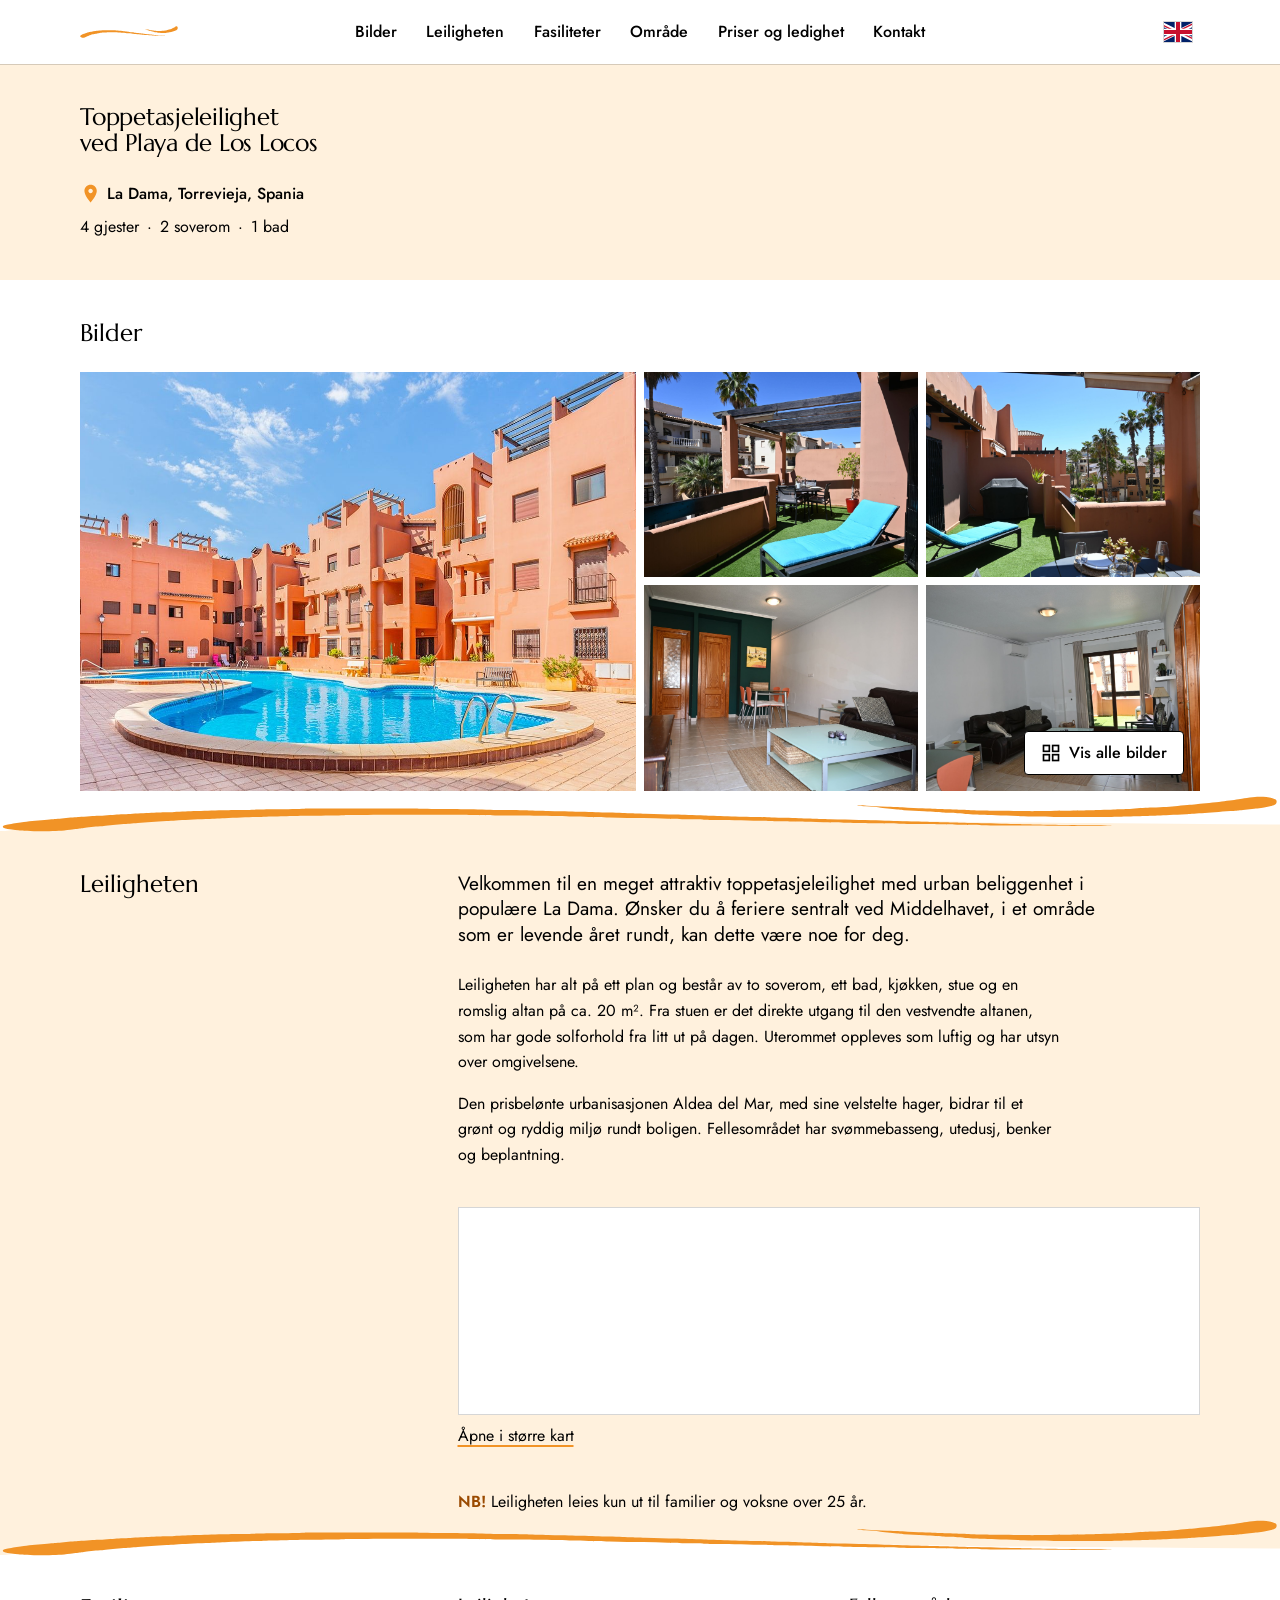
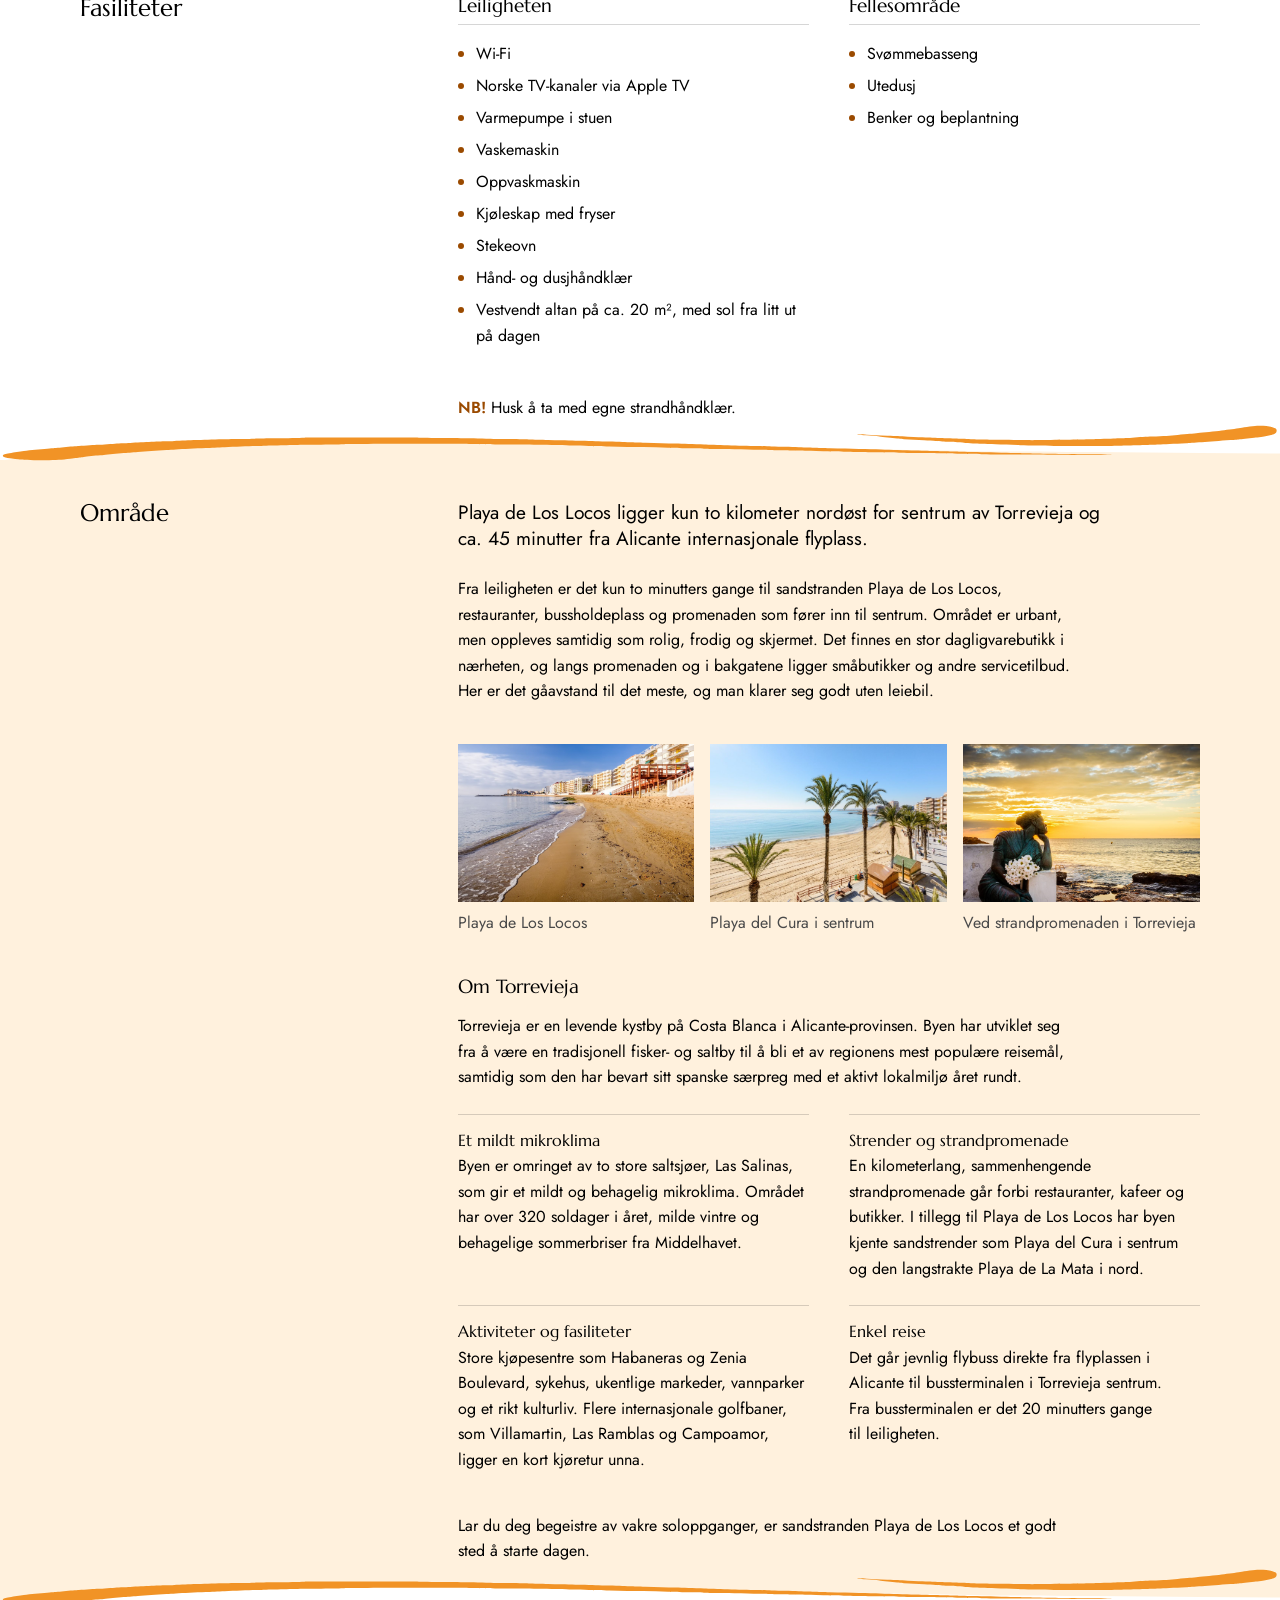
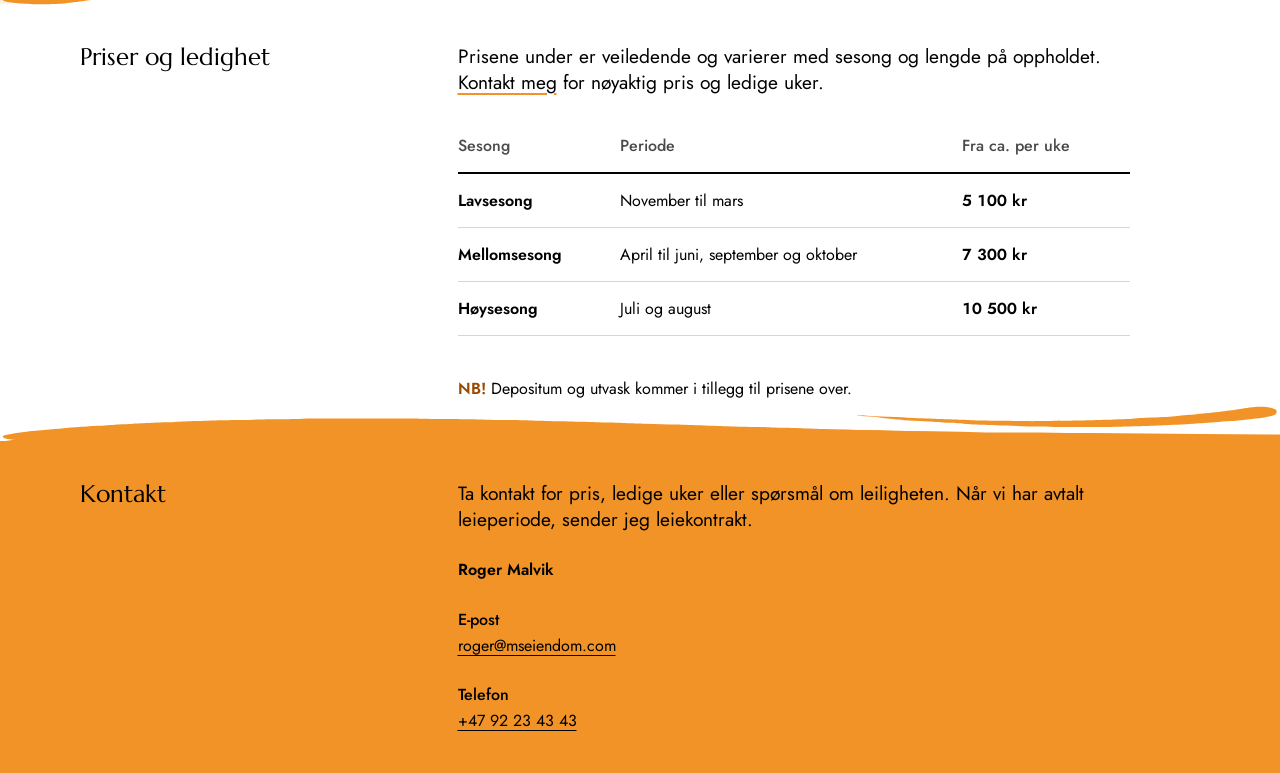
<file: index.html>
<!DOCTYPE html>
<html lang="nb">
<head>
    <meta charset="utf-8">
    <meta name="viewport" content="width=device-width, initial-scale=1">
    <title>Toppetasjeleilighet ved Playa de Los Locos, Torrevieja | mseiendom</title>
    <meta name="description" content="Lys toppetasjeleilighet med to soverom og vestvendt altan, to minutters gange fra Playa de Los Locos i Torrevieja. Felles basseng. Kontakt eieren for pris og ledige uker.">
    <meta name="theme-color" content="#ffffff">

    <!-- TODO: bytt til riktig domene hvis det ikke blir mseiendom.no -->
    <link rel="canonical" href="https://mseiendom.no/">
    <link rel="alternate" hreflang="nb" href="https://mseiendom.no/">
    <link rel="alternate" hreflang="en" href="https://mseiendom.no/en/">
    <link rel="alternate" hreflang="x-default" href="https://mseiendom.no/">

    <!-- Forhåndsvisning når lenken deles på Messenger, Facebook osv. -->
    <meta property="og:type" content="website">
    <meta property="og:locale" content="nb_NO">
    <meta property="og:locale:alternate" content="en_GB">
    <meta property="og:site_name" content="mseiendom">
    <meta property="og:title" content="Toppetasjeleilighet ved Playa de Los Locos, Torrevieja">
    <meta property="og:description" content="To soverom, vestvendt altan og felles basseng. To minutters gange til stranden.">
    <meta property="og:url" content="https://mseiendom.no/">
    <meta property="og:image" content="https://mseiendom.no/images/common-area-pool-and-buildings.jpg">

    <link rel="icon" href="favicon.svg" type="image/svg+xml">
    <link rel="preload" href="fonts/marcellus-latin-400.woff2" as="font" type="font/woff2" crossorigin>
    <link rel="preload" href="fonts/jost-latin-variable.woff2" as="font" type="font/woff2" crossorigin>
    <link rel="stylesheet" href="css/styles.css">
    <script src="js/menu.js" defer></script>
    <script src="js/gallery.js" defer></script>
</head>
<body>
    <a class="skip-link" href="#main">Hopp til hovedinnhold</a>

    <header class="site-header">
        <div class="site-header__inner">
            <a class="site-header__logo" href="#top"><img class="site-header__logo-image" src="images/logo-swoosh.svg" width="480" height="60" alt="Til toppen av siden"></a>

            <nav class="site-nav" aria-label="Hovedmeny">
                <button class="site-nav__toggle" type="button" popovertarget="site-menu" data-js="menu-toggle">
                    <span class="site-nav__burger" aria-hidden="true"></span>
                    <span class="visually-hidden">Meny</span>
                </button>

                <div class="site-nav__menu" id="site-menu" popover data-js="menu">
                    <ul class="site-nav__list">
                        <li><a class="site-nav__link" href="#bilder">Bilder</a></li>
                        <li><a class="site-nav__link" href="#leiligheten">Leiligheten</a></li>
                        <li><a class="site-nav__link" href="#fasiliteter">Fasiliteter</a></li>
                        <li><a class="site-nav__link" href="#omrade">Område</a></li>
                        <li><a class="site-nav__link" href="#priser">Priser og ledighet</a></li>
                        <li><a class="site-nav__link" href="#kontakt">Kontakt</a></li>
                    </ul>
                </div>
            </nav>

            <a class="lang-switch" href="en/" hreflang="en" lang="en" title="English"><img class="lang-switch__flag" src="images/flag-gb.svg" width="28" height="20" alt="English"></a>
        </div>
    </header>

    <main id="main">

        <!-- Intro: kort oversikt øverst, ingen menylenke -->
        <section class="section section--tint intro" id="top" aria-labelledby="intro-title">
            <div class="section__inner">
                <h1 class="intro__title" id="intro-title">Toppetasje&shy;leilighet ved Playa de Los Locos</h1>
                <!-- TODO: legg til gatenavn (uten husnummer) når eieren har bekreftet det -->
                <p class="intro__location">La Dama, Torrevieja, Spania</p>
                <!-- TODO: bekreft antall gjester med eieren (4 er antatt ut fra to dobbeltsenger) -->
                <ul class="intro__facts">
                    <li class="intro__fact">4 gjester</li>
                    <li class="intro__fact">2 soverom</li>
                    <li class="intro__fact">1 bad</li>
                </ul>
            </div>
        </section>

        <!-- Bilder -->
        <section class="section" id="bilder" aria-labelledby="bilder-title">
            <div class="section__inner">
                <h2 class="section__title" id="bilder-title">Bilder</h2>

                <div class="gallery">
                    <ul class="gallery__list">
                        <li class="gallery__item gallery__item--main">
                            <figure class="gallery__figure">
                                <a class="gallery__link" href="images/common-area-pool-and-buildings.jpg" data-js="gallery-link">
                                    <img class="gallery__image" src="images/common-area-pool-and-buildings.jpg" width="1600" height="835" alt="Fellesområdet med svømmebasseng, omgitt av terrakottafargede leilighetsbygg" fetchpriority="high">
                                </a>
                                <figcaption class="gallery__caption">Fellesområdet med basseng</figcaption>
                            </figure>
                        </li>
                        <li class="gallery__item">
                            <figure class="gallery__figure">
                                <a class="gallery__link" href="images/balcony-pergola-sun-lounger-and-table.jpg" data-js="gallery-link">
                                    <img class="gallery__image" src="images/balcony-pergola-sun-lounger-and-table.jpg" width="2000" height="1333" alt="Altanen med pergola, blå solseng og bord med fire stoler, med palmer og nabobygg i bakgrunnen" loading="lazy">
                                </a>
                                <figcaption class="gallery__caption">Altanen</figcaption>
                            </figure>
                        </li>
                        <li class="gallery__item">
                            <figure class="gallery__figure">
                                <a class="gallery__link" href="images/balcony-sun-lounger-and-grill.jpg" data-js="gallery-link">
                                    <img class="gallery__image" src="images/balcony-sun-lounger-and-grill.jpg" width="2000" height="1333" alt="Solseng og grill på altanen, med utsikt over palmer og nabolaget" loading="lazy">
                                </a>
                                <figcaption class="gallery__caption">Altanen</figcaption>
                            </figure>
                        </li>
                        <li class="gallery__item">
                            <figure class="gallery__figure">
                                <a class="gallery__link" href="images/living-room-sofa-and-dining-area.jpg" data-js="gallery-link">
                                    <img class="gallery__image" src="images/living-room-sofa-and-dining-area.jpg" width="2000" height="1333" alt="Stuen med sofa og glassbord, og spisebord ved en mørkegrønn vegg" loading="lazy">
                                </a>
                                <figcaption class="gallery__caption">Stue</figcaption>
                            </figure>
                        </li>
                        <li class="gallery__item">
                            <figure class="gallery__figure">
                                <a class="gallery__link" href="images/living-room-balcony-door.jpg" data-js="gallery-link">
                                    <img class="gallery__image" src="images/living-room-balcony-door.jpg" width="2000" height="1333" alt="Stuen med sofa og glassdør ut til altanen" loading="lazy">
                                </a>
                                <figcaption class="gallery__caption">Stue med utgang til altanen</figcaption>
                            </figure>
                        </li>
                        <li class="gallery__item">
                            <figure class="gallery__figure">
                                <a class="gallery__link" href="images/living-room-tv-and-doors.jpg" data-js="gallery-link">
                                    <img class="gallery__image" src="images/living-room-tv-and-doors.jpg" width="2000" height="1333" alt="Stuen med TV, hyller og to tredører" loading="lazy">
                                </a>
                                <figcaption class="gallery__caption">Stue</figcaption>
                            </figure>
                        </li>
                        <li class="gallery__item">
                            <figure class="gallery__figure">
                                <a class="gallery__link" href="images/dining-area-hallway-1.jpeg" data-js="gallery-link">
                                    <img class="gallery__image" src="images/dining-area-hallway-1.jpeg" width="2000" height="1500" alt="Spisebord med fire stoler ved gangen" loading="lazy">
                                </a>
                                <figcaption class="gallery__caption">Spiseplass</figcaption>
                            </figure>
                        </li>
                        <li class="gallery__item">
                            <figure class="gallery__figure">
                                <a class="gallery__link" href="images/kitchen-sink-and-window.jpg" data-js="gallery-link">
                                    <img class="gallery__image" src="images/kitchen-sink-and-window.jpg" width="2000" height="1333" alt="Kjøkkenet med vask, vindu og vinstativ" loading="lazy">
                                </a>
                                <figcaption class="gallery__caption">Kjøkken</figcaption>
                            </figure>
                        </li>
                        <li class="gallery__item">
                            <figure class="gallery__figure">
                                <a class="gallery__link" href="images/kitchen-fridge-and-washing-machine.jpg" data-js="gallery-link">
                                    <img class="gallery__image" src="images/kitchen-fridge-and-washing-machine.jpg" width="1333" height="2000" alt="Kjøkkenet med kjøleskap og vaskemaskin" loading="lazy">
                                </a>
                                <figcaption class="gallery__caption">Kjøkken</figcaption>
                            </figure>
                        </li>
                        <li class="gallery__item">
                            <figure class="gallery__figure">
                                <a class="gallery__link" href="images/bathroom-sink-and-shower.jpg" data-js="gallery-link">
                                    <img class="gallery__image" src="images/bathroom-sink-and-shower.jpg" width="1333" height="2000" alt="Badet med vask, speil og dusj" loading="lazy">
                                </a>
                                <figcaption class="gallery__caption">Bad</figcaption>
                            </figure>
                        </li>
                        <li class="gallery__item">
                            <figure class="gallery__figure">
                                <a class="gallery__link" href="images/balcony-view-neighborhood-palm-trees.jpg" data-js="gallery-link">
                                    <img class="gallery__image" src="images/balcony-view-neighborhood-palm-trees.jpg" width="2000" height="1333" alt="Utsikt fra altanen over gaten, palmer og nabolaget" loading="lazy">
                                </a>
                                <figcaption class="gallery__caption">Utsikt fra altanen</figcaption>
                            </figure>
                        </li>
                        <li class="gallery__item">
                            <figure class="gallery__figure">
                                <a class="gallery__link" href="images/balcony-view-street-sea-glimpse-full.jpg" data-js="gallery-link">
                                    <img class="gallery__image" src="images/balcony-view-street-sea-glimpse-full.jpg" width="1333" height="2000" alt="Glimt av havet mellom husene, sett fra altanen" loading="lazy">
                                </a>
                                <figcaption class="gallery__caption">Havglimt fra altanen</figcaption>
                            </figure>
                        </li>
                        <li class="gallery__item">
                            <figure class="gallery__figure">
                                <a class="gallery__link" href="images/building-facade-main.jpg" data-js="gallery-link">
                                    <img class="gallery__image" src="images/building-facade-main.jpg" width="1600" height="863" alt="Leilighetsbygget sett fra gaten, med palmer foran" loading="lazy">
                                </a>
                                <figcaption class="gallery__caption">Bygget</figcaption>
                            </figure>
                        </li>
                        <li class="gallery__item">
                            <figure class="gallery__figure">
                                <a class="gallery__link" href="images/common-area-pool.jpg" data-js="gallery-link">
                                    <img class="gallery__image" src="images/common-area-pool.jpg" width="1600" height="902" alt="Svømmebassenget i fellesområdet" loading="lazy">
                                </a>
                                <figcaption class="gallery__caption">Basseng</figcaption>
                            </figure>
                        </li>
                        <li class="gallery__item">
                            <figure class="gallery__figure">
                                <a class="gallery__link" href="images/neighborhood-palm-trees-night.jpg" data-js="gallery-link">
                                    <img class="gallery__image" src="images/neighborhood-palm-trees-night.jpg" width="2000" height="1333" alt="Nabolaget med palmer og gatelys om kvelden" loading="lazy">
                                </a>
                                <figcaption class="gallery__caption">Nabolaget om kvelden</figcaption>
                            </figure>
                        </li>
                    </ul>
                    <button class="gallery__show-all" type="button" data-js="gallery-show-all">
                        <svg aria-hidden="true" focusable="false" width="20" height="20" viewBox="0 0 24 24" fill="none" stroke="currentColor" stroke-width="2"><rect x="3" y="3" width="7" height="7"/><rect x="14" y="3" width="7" height="7"/><rect x="3" y="14" width="7" height="7"/><rect x="14" y="14" width="7" height="7"/></svg>
                        Vis alle bilder
                    </button>
                </div>

                <dialog class="lightbox" data-js="lightbox" aria-label="Bildevisning">
                    <button class="lightbox__button lightbox__button--close" type="button" data-js="lightbox-close">
                        <svg aria-hidden="true" focusable="false" width="24" height="24" viewBox="0 0 24 24" fill="none" stroke="currentColor" stroke-width="2" stroke-linecap="round"><path d="M6 6l12 12M18 6L6 18"/></svg>
                        <span class="visually-hidden">Lukk</span>
                    </button>
                    <button class="lightbox__button lightbox__button--prev" type="button" data-js="lightbox-prev">
                        <svg aria-hidden="true" focusable="false" width="24" height="24" viewBox="0 0 24 24" fill="none" stroke="currentColor" stroke-width="2" stroke-linecap="round" stroke-linejoin="round"><path d="M15 5l-7 7 7 7"/></svg>
                        <span class="visually-hidden">Forrige bilde</span>
                    </button>
                    <figure class="lightbox__figure" data-js="lightbox-figure">
                        <img class="lightbox__image" src="images/common-area-pool-and-buildings.jpg" alt="" loading="lazy" data-js="lightbox-image">
                        <figcaption class="lightbox__caption" aria-live="polite">
                            <span data-js="lightbox-caption"></span>
                            <span class="lightbox__counter" data-js="lightbox-counter"></span>
                        </figcaption>
                    </figure>
                    <button class="lightbox__button lightbox__button--next" type="button" data-js="lightbox-next">
                        <svg aria-hidden="true" focusable="false" width="24" height="24" viewBox="0 0 24 24" fill="none" stroke="currentColor" stroke-width="2" stroke-linecap="round" stroke-linejoin="round"><path d="M9 5l7 7-7 7"/></svg>
                        <span class="visually-hidden">Neste bilde</span>
                    </button>
                    <ul class="lightbox__thumbnails" data-js="lightbox-thumbnails"></ul>
                </dialog>
            </div>
        </section>

        <!-- Leiligheten -->
        <section class="section section--tint" id="leiligheten" aria-labelledby="leiligheten-title">
            <div class="section__inner section__inner--split">
                <h2 class="section__title" id="leiligheten-title">Leiligheten</h2>
                <div class="section__body">
                    <p class="section__lead">Velkommen til en meget attraktiv toppetasjeleilighet med urban beliggenhet i populære La Dama. Ønsker du å feriere sentralt ved Middelhavet, i et område som er levende året rundt, kan dette være noe for deg.</p>
                    <p>Leiligheten har alt på ett plan og består av to soverom, ett bad, kjøkken, stue og en romslig altan på ca. 20 m². Fra stuen er det direkte utgang til den vestvendte altanen, som har gode solforhold fra litt ut på dagen. Uterommet oppleves som luftig og har utsyn over omgivelsene.</p>
                    <p>Den prisbelønte urbanisasjonen Aldea del Mar, med sine velstelte hager, bidrar til et grønt og ryddig miljø rundt boligen. Fellesområdet har svømmebasseng, utedusj, benker og beplantning.</p>

                    <!-- Kartet viser boligkomplekset i La Dama med en nål, ikke den nøyaktige leiligheten. -->
                    <figure class="map">
                        <iframe class="map__frame" src="https://www.openstreetmap.org/export/embed.html?bbox=-0.6662%2C37.9820%2C-0.6502%2C37.9900&amp;layer=mapnik&amp;marker=37.9860%2C-0.6582" title="Kart over La Dama og Playa de Los Locos i Torrevieja, med boligkomplekset markert" width="800" height="200" loading="lazy"></iframe>
                        <figcaption class="map__caption">
                            <a href="https://www.openstreetmap.org/?mlat=37.9860&amp;mlon=-0.6582#map=18/37.9860/-0.6582" target="_blank" rel="noopener">Åpne i større kart<span class="visually-hidden"> (åpnes i ny fane)</span></a>
                        </figcaption>
                    </figure>

                    <p class="note"><strong class="note__label">NB!</strong> Leiligheten leies kun ut til familier og voksne over 25 år.</p>
                </div>
            </div>
        </section>

        <!-- Fasiliteter -->
        <section class="section" id="fasiliteter" aria-labelledby="fasiliteter-title">
            <div class="section__inner section__inner--split">
                <h2 class="section__title" id="fasiliteter-title">Fasiliteter</h2>
                <div class="section__body">

                    <div class="amenities">
                        <div class="amenities__group">
                            <h3 class="amenities__title">Leiligheten</h3>
                            <ul class="amenities__list">
                                <li class="amenities__item">Wi-Fi</li>
                                <li class="amenities__item">Norske TV-kanaler via Apple TV</li>
                                <li class="amenities__item">Varmepumpe i stuen</li>
                                <li class="amenities__item">Vaskemaskin</li>
                                <li class="amenities__item">Oppvaskmaskin</li>
                                <li class="amenities__item">Kjøleskap med fryser</li>
                                <li class="amenities__item">Stekeovn</li>
                                <li class="amenities__item">Hånd- og dusjhåndklær</li>
                                <li class="amenities__item">Vestvendt altan på ca. 20 m², med sol fra litt ut på dagen</li>
                            </ul>
                        </div>

                        <div class="amenities__group">
                            <h3 class="amenities__title">Fellesområde</h3>
                            <ul class="amenities__list">
                                <li class="amenities__item">Svømmebasseng</li>
                                <li class="amenities__item">Utedusj</li>
                                <li class="amenities__item">Benker og beplantning</li>
                            </ul>
                        </div>
                    </div>

                    <p class="note"><strong class="note__label">NB!</strong> Husk å ta med egne strandhåndklær.</p>
                </div>
            </div>
        </section>

        <!-- Område -->
        <section class="section section--tint" id="omrade" aria-labelledby="omrade-title">
            <div class="section__inner section__inner--split">
                <h2 class="section__title" id="omrade-title">Område</h2>
                <div class="section__body">
                    <p class="section__lead">Playa de Los Locos ligger kun to kilometer nordøst for sentrum av Torrevieja og ca. 45 minutter fra Alicante internasjonale flyplass.</p>
                    <p>Fra leiligheten er det kun to minutters gange til sandstranden Playa de Los Locos, restauranter, bussholdeplass og promenaden som fører inn til sentrum. Området er urbant, men oppleves samtidig som rolig, frodig og skjermet. Det finnes en stor dagligvarebutikk i nærheten, og langs promenaden og i bakgatene ligger småbutikker og andre servicetilbud. Her er det gåavstand til det meste, og man klarer seg godt uten leiebil.</p>

                    <ul class="area-photos">
                        <li class="area-photos__item">
                            <figure class="area-photos__figure">
                                <img class="area-photos__image" src="images/playa-de-los-locos-shoreline.jpg" width="1920" height="963" alt="Sandstranden Playa de Los Locos med rolig hav og boligblokker langs promenaden" loading="lazy">
                                <figcaption class="area-photos__caption">Playa de Los Locos</figcaption>
                            </figure>
                        </li>
                        <li class="area-photos__item">
                            <figure class="area-photos__figure">
                                <img class="area-photos__image" src="images/playa-del-cura-beach-palm-trees.jpg" width="1463" height="845" alt="Playa del Cura med palmer, sandstrand og strandpromenade" loading="lazy">
                                <figcaption class="area-photos__caption">Playa del Cura i sentrum</figcaption>
                            </figure>
                        </li>
                        <li class="area-photos__item">
                            <figure class="area-photos__figure">
                                <img class="area-photos__image" src="images/torrevieja-sunset-statue-seafront.jpg" width="1500" height="1000" alt="Statue av en kvinne med blomster ved havet i solnedgang" loading="lazy">
                                <figcaption class="area-photos__caption">Ved strandpromenaden i Torrevieja</figcaption>
                            </figure>
                        </li>
                    </ul>

                    <h3 class="section__subtitle">Om Torrevieja</h3>
                    <p>Torrevieja er en levende kystby på Costa Blanca i Alicante-provinsen. Byen har utviklet seg fra å være en tradisjonell fisker- og saltby til å bli et av regionens mest populære reisemål, samtidig som den har bevart sitt spanske særpreg med et aktivt lokalmiljø året rundt.</p>

                    <div class="highlights">
                        <div class="highlights__item">
                            <h4 class="highlights__title">Et mildt mikroklima</h4>
                            <p class="highlights__text">Byen er omringet av to store saltsjøer, Las Salinas, som gir et mildt og behagelig mikroklima. Området har over 320 soldager i året, milde vintre og behagelige sommerbriser fra Middelhavet.</p>
                        </div>
                        <div class="highlights__item">
                            <h4 class="highlights__title">Strender og strandpromenade</h4>
                            <p class="highlights__text">En kilometerlang, sammenhengende strandpromenade går forbi restauranter, kafeer og butikker. I tillegg til Playa de Los Locos har byen kjente sandstrender som Playa del Cura i sentrum og den langstrakte Playa de La Mata i nord.</p>
                        </div>
                        <div class="highlights__item">
                            <h4 class="highlights__title">Aktiviteter og fasiliteter</h4>
                            <p class="highlights__text">Store kjøpesentre som Habaneras og Zenia Boulevard, sykehus, ukentlige markeder, vannparker og et rikt kulturliv. Flere internasjonale golfbaner, som Villamartin, Las Ramblas og Campoamor, ligger en kort kjøretur unna.</p>
                        </div>
                        <div class="highlights__item">
                            <h4 class="highlights__title">Enkel reise</h4>
                            <p class="highlights__text">Det går jevnlig flybuss direkte fra flyplassen i Alicante til bussterminalen i Torrevieja sentrum. Fra bussterminalen er det 20 minutters gange til leiligheten.</p>
                        </div>
                    </div>

                    <p>Lar du deg begeistre av vakre soloppganger, er sandstranden Playa de Los Locos et godt sted å starte dagen.</p>
                </div>
            </div>
        </section>

        <!-- Priser og ledighet -->
        <!-- TODO: bytt ut plassholderprisene når eieren har sendt riktige priser. GBP = NOK delt på dagens kurs, rundet til nærmeste 10 pund. -->
        <section class="section" id="priser" aria-labelledby="priser-title">
            <div class="section__inner section__inner--split">
                <h2 class="section__title" id="priser-title">Priser og ledighet</h2>
                <div class="section__body">
                    <p class="section__lead">Prisene under er veiledende og varierer med sesong og lengde på oppholdet. <a href="#kontakt">Kontakt meg</a> for nøyaktig pris og ledige uker.</p>

                    <div class="prices__table-wrapper">
                        <table class="prices__table">
                            <caption class="visually-hidden">Veiledende pris per uke</caption>
                            <thead>
                                <tr>
                                    <th scope="col">Sesong</th>
                                    <th scope="col">Periode</th>
                                    <th scope="col">Fra ca. per uke</th>
                                </tr>
                            </thead>
                            <tbody>
                                <tr>
                                    <th scope="row">Lavsesong</th>
                                    <td>November til mars</td>
                                    <td class="prices__price"><data value="5100">5 100 kr</data></td>
                                </tr>
                                <tr>
                                    <th scope="row">Mellomsesong</th>
                                    <td>April til juni, september og oktober</td>
                                    <td class="prices__price"><data value="7300">7 300 kr</data></td>
                                </tr>
                                <tr>
                                    <th scope="row">Høysesong</th>
                                    <td>Juli og august</td>
                                    <td class="prices__price"><data value="10500">10 500 kr</data></td>
                                </tr>
                            </tbody>
                        </table>
                    </div>

                    <p class="note"><strong class="note__label">NB!</strong> Depositum og utvask kommer i tillegg til prisene over.</p>
                </div>
            </div>
        </section>

        <!-- Kontakt -->
        <section class="section section--accent" id="kontakt" aria-labelledby="kontakt-title">
            <div class="section__inner section__inner--split">
                <h2 class="section__title" id="kontakt-title">Kontakt</h2>
                <div class="section__body">
                    <p class="section__lead">Ta kontakt for pris, ledige uker eller spørsmål om leiligheten. Når vi har avtalt leieperiode, sender jeg leiekontrakt.</p>

                    <address class="contact">
                        <p class="contact__name">Roger Malvik</p>
                        <ul class="contact__list">
                            <li class="contact__item">
                                <span class="contact__label">E-post</span>
                                <a class="contact__link" href="mailto:roger@mseiendom.com?subject=Leie%20av%20leiligheten%20i%20Torrevieja">roger@mseiendom.com</a>
                            </li>
                            <li class="contact__item">
                                <span class="contact__label">Telefon</span>
                                <a class="contact__link" href="tel:+4792234343">+47 92 23 43 43</a>
                            </li>
                        </ul>
                    </address>
                </div>
            </div>
        </section>

    </main>
</body>
</html>
</file>
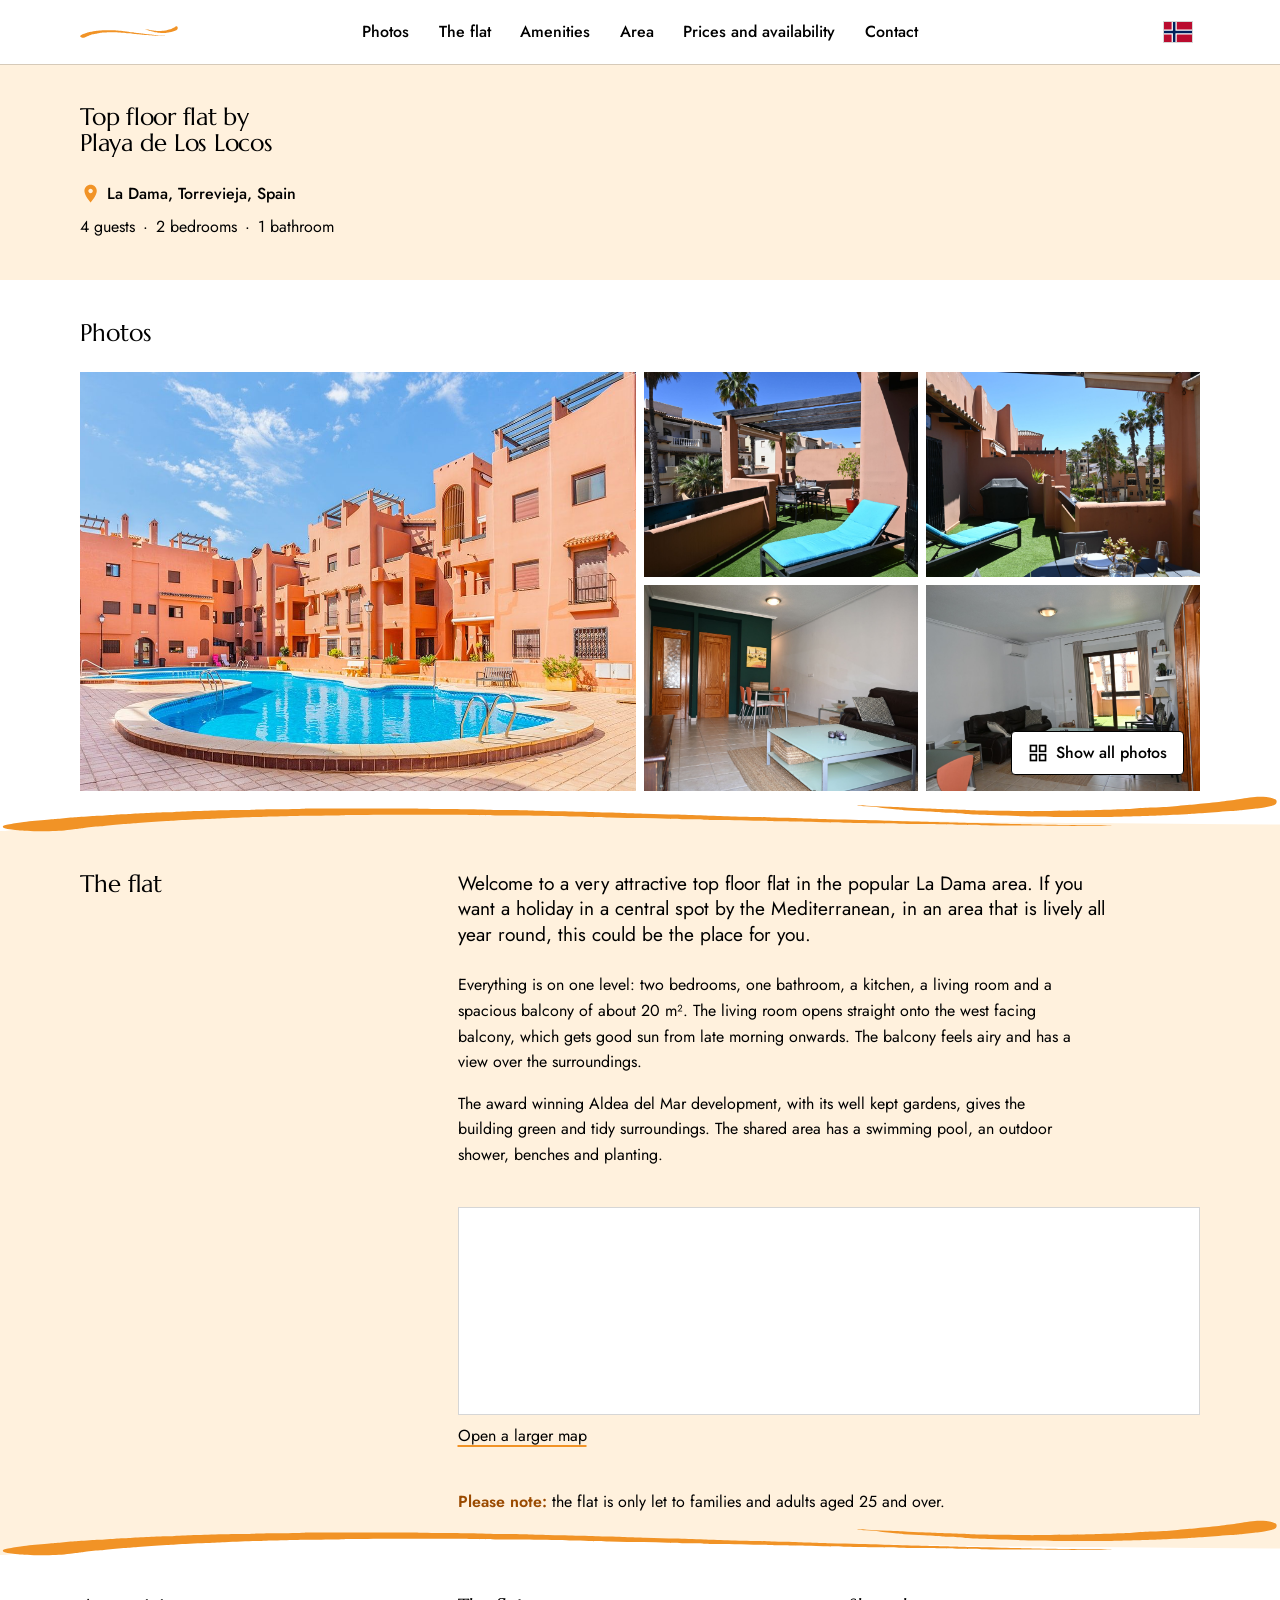
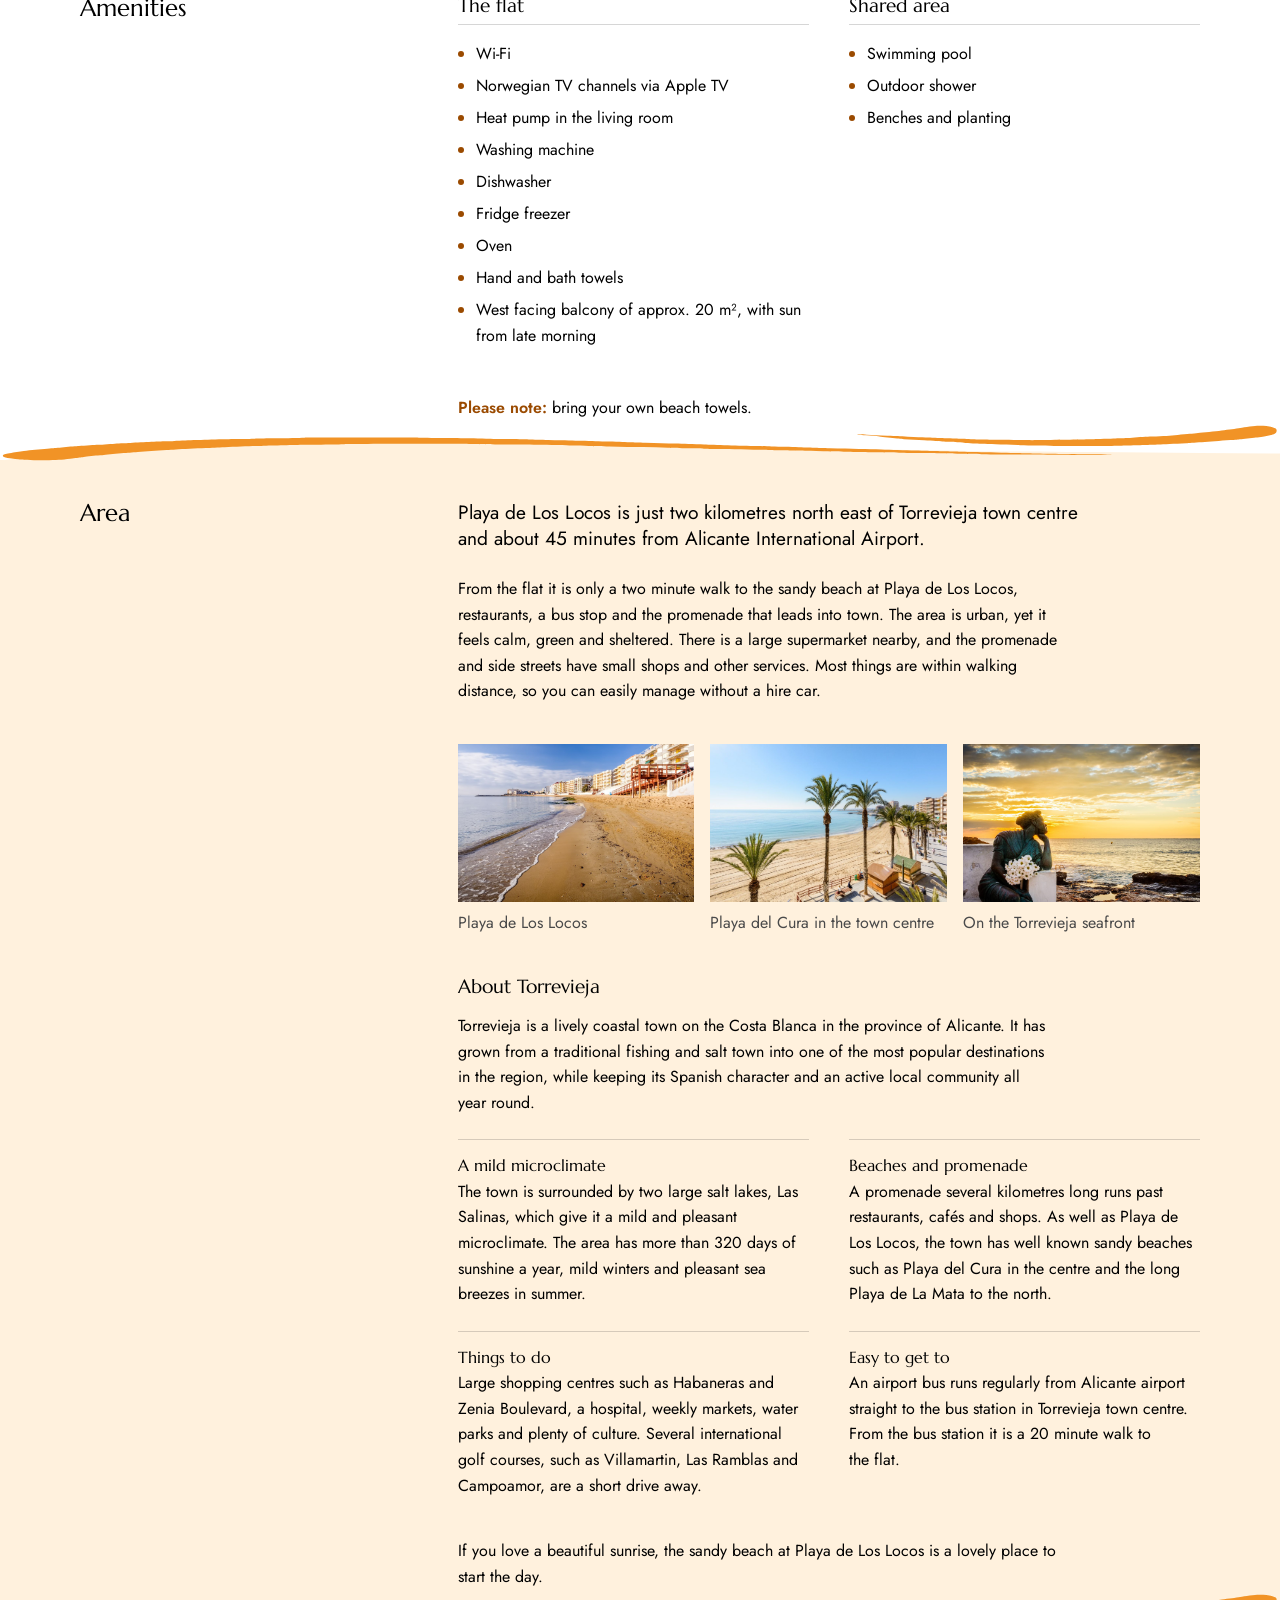
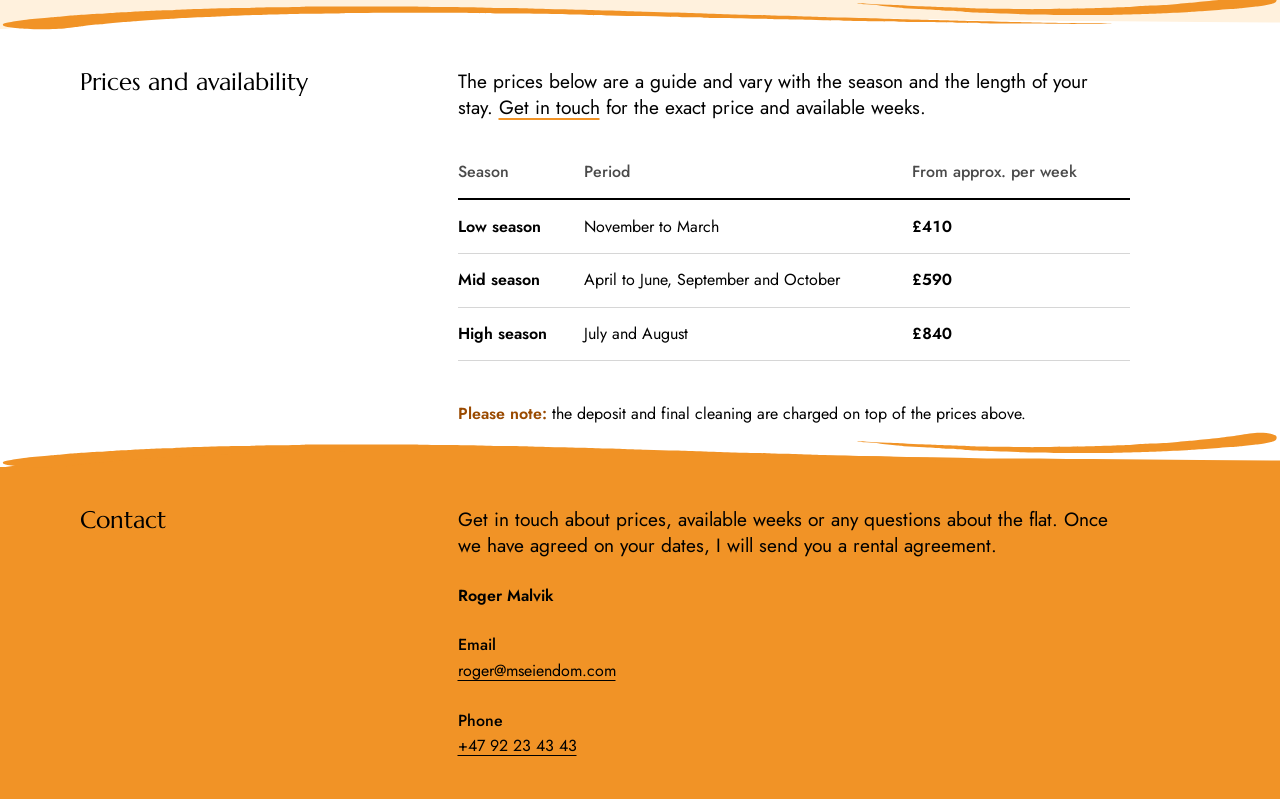
<file: en/index.html>
<!DOCTYPE html>
<html lang="en-GB">
<head>
    <meta charset="utf-8">
    <meta name="viewport" content="width=device-width, initial-scale=1">
    <title>Top floor flat by Playa de Los Locos, Torrevieja | mseiendom</title>
    <meta name="description" content="Bright top floor flat with two bedrooms and a west facing balcony, a two minute walk from Playa de Los Locos in Torrevieja. Shared pool. Contact the owner for prices and available weeks.">
    <meta name="theme-color" content="#ffffff">

    <!-- TODO: change to the right domain if it is not mseiendom.no -->
    <link rel="canonical" href="https://mseiendom.no/en/">
    <link rel="alternate" hreflang="nb" href="https://mseiendom.no/">
    <link rel="alternate" hreflang="en" href="https://mseiendom.no/en/">
    <link rel="alternate" hreflang="x-default" href="https://mseiendom.no/">

    <!-- Preview when the link is shared on Messenger, Facebook etc. -->
    <meta property="og:type" content="website">
    <meta property="og:locale" content="en_GB">
    <meta property="og:locale:alternate" content="nb_NO">
    <meta property="og:site_name" content="mseiendom">
    <meta property="og:title" content="Top floor flat by Playa de Los Locos, Torrevieja">
    <meta property="og:description" content="Two bedrooms, a west facing balcony and a shared pool. A two minute walk to the beach.">
    <meta property="og:url" content="https://mseiendom.no/en/">
    <meta property="og:image" content="https://mseiendom.no/images/common-area-pool-and-buildings.jpg">

    <link rel="icon" href="../favicon.svg" type="image/svg+xml">
    <link rel="preload" href="../fonts/marcellus-latin-400.woff2" as="font" type="font/woff2" crossorigin>
    <link rel="preload" href="../fonts/jost-latin-variable.woff2" as="font" type="font/woff2" crossorigin>
    <link rel="stylesheet" href="../css/styles.css">
    <script src="../js/menu.js" defer></script>
    <script src="../js/gallery.js" defer></script>
</head>
<body>
    <a class="skip-link" href="#main">Skip to main content</a>

    <header class="site-header">
        <div class="site-header__inner">
            <a class="site-header__logo" href="#top"><img class="site-header__logo-image" src="../images/logo-swoosh.svg" width="480" height="60" alt="Back to the top of the page"></a>

            <nav class="site-nav" aria-label="Main menu">
                <button class="site-nav__toggle" type="button" popovertarget="site-menu" data-js="menu-toggle">
                    <span class="site-nav__burger" aria-hidden="true"></span>
                    <span class="visually-hidden">Menu</span>
                </button>

                <div class="site-nav__menu" id="site-menu" popover data-js="menu">
                    <ul class="site-nav__list">
                        <li><a class="site-nav__link" href="#photos">Photos</a></li>
                        <li><a class="site-nav__link" href="#the-flat">The flat</a></li>
                        <li><a class="site-nav__link" href="#amenities">Amenities</a></li>
                        <li><a class="site-nav__link" href="#area">Area</a></li>
                        <li><a class="site-nav__link" href="#prices">Prices and availability</a></li>
                        <li><a class="site-nav__link" href="#contact">Contact</a></li>
                    </ul>
                </div>
            </nav>

            <a class="lang-switch" href="../" hreflang="nb" lang="nb" title="Norsk"><img class="lang-switch__flag" src="../images/flag-no.svg" width="28" height="20" alt="Norsk"></a>
        </div>
    </header>

    <main id="main">

        <!-- Intro: short overview at the top, no menu link -->
        <section class="section section--tint intro" id="top" aria-labelledby="intro-title">
            <div class="section__inner">
                <h1 class="intro__title" id="intro-title">Top floor flat by Playa de Los Locos</h1>
                <!-- TODO: add the street name (no house number) once the owner has confirmed it -->
                <p class="intro__location">La Dama, Torrevieja, Spain</p>
                <!-- TODO: confirm the number of guests with the owner (4 is assumed from two double beds) -->
                <ul class="intro__facts">
                    <li class="intro__fact">4 guests</li>
                    <li class="intro__fact">2 bedrooms</li>
                    <li class="intro__fact">1 bathroom</li>
                </ul>
            </div>
        </section>

        <!-- Photos -->
        <section class="section" id="photos" aria-labelledby="photos-title">
            <div class="section__inner">
                <h2 class="section__title" id="photos-title">Photos</h2>

                <div class="gallery">
                    <ul class="gallery__list">
                        <li class="gallery__item gallery__item--main">
                            <figure class="gallery__figure">
                                <a class="gallery__link" href="../images/common-area-pool-and-buildings.jpg" data-js="gallery-link">
                                    <img class="gallery__image" src="../images/common-area-pool-and-buildings.jpg" width="1600" height="835" alt="The shared area with a swimming pool, surrounded by terracotta coloured blocks of flats" fetchpriority="high">
                                </a>
                                <figcaption class="gallery__caption">Shared area with pool</figcaption>
                            </figure>
                        </li>
                        <li class="gallery__item">
                            <figure class="gallery__figure">
                                <a class="gallery__link" href="../images/balcony-pergola-sun-lounger-and-table.jpg" data-js="gallery-link">
                                    <img class="gallery__image" src="../images/balcony-pergola-sun-lounger-and-table.jpg" width="2000" height="1333" alt="The balcony with a pergola, a blue sun lounger and a table with four chairs, with palm trees and neighbouring buildings behind" loading="lazy">
                                </a>
                                <figcaption class="gallery__caption">Balcony</figcaption>
                            </figure>
                        </li>
                        <li class="gallery__item">
                            <figure class="gallery__figure">
                                <a class="gallery__link" href="../images/balcony-sun-lounger-and-grill.jpg" data-js="gallery-link">
                                    <img class="gallery__image" src="../images/balcony-sun-lounger-and-grill.jpg" width="2000" height="1333" alt="Sun lounger and barbecue on the balcony, looking out over palm trees and the neighbourhood" loading="lazy">
                                </a>
                                <figcaption class="gallery__caption">Balcony</figcaption>
                            </figure>
                        </li>
                        <li class="gallery__item">
                            <figure class="gallery__figure">
                                <a class="gallery__link" href="../images/living-room-sofa-and-dining-area.jpg" data-js="gallery-link">
                                    <img class="gallery__image" src="../images/living-room-sofa-and-dining-area.jpg" width="2000" height="1333" alt="The living room with a sofa and glass coffee table, and a dining table by a dark green wall" loading="lazy">
                                </a>
                                <figcaption class="gallery__caption">Living room</figcaption>
                            </figure>
                        </li>
                        <li class="gallery__item">
                            <figure class="gallery__figure">
                                <a class="gallery__link" href="../images/living-room-balcony-door.jpg" data-js="gallery-link">
                                    <img class="gallery__image" src="../images/living-room-balcony-door.jpg" width="2000" height="1333" alt="The living room with a sofa and a glass door out to the balcony" loading="lazy">
                                </a>
                                <figcaption class="gallery__caption">Living room with balcony access</figcaption>
                            </figure>
                        </li>
                        <li class="gallery__item">
                            <figure class="gallery__figure">
                                <a class="gallery__link" href="../images/living-room-tv-and-doors.jpg" data-js="gallery-link">
                                    <img class="gallery__image" src="../images/living-room-tv-and-doors.jpg" width="2000" height="1333" alt="The living room with a TV, shelves and two wooden doors" loading="lazy">
                                </a>
                                <figcaption class="gallery__caption">Living room</figcaption>
                            </figure>
                        </li>
                        <li class="gallery__item">
                            <figure class="gallery__figure">
                                <a class="gallery__link" href="../images/dining-area-hallway-1.jpeg" data-js="gallery-link">
                                    <img class="gallery__image" src="../images/dining-area-hallway-1.jpeg" width="2000" height="1500" alt="Dining table with four chairs by the hallway" loading="lazy">
                                </a>
                                <figcaption class="gallery__caption">Dining area</figcaption>
                            </figure>
                        </li>
                        <li class="gallery__item">
                            <figure class="gallery__figure">
                                <a class="gallery__link" href="../images/kitchen-sink-and-window.jpg" data-js="gallery-link">
                                    <img class="gallery__image" src="../images/kitchen-sink-and-window.jpg" width="2000" height="1333" alt="The kitchen with a sink, a window and a wine rack" loading="lazy">
                                </a>
                                <figcaption class="gallery__caption">Kitchen</figcaption>
                            </figure>
                        </li>
                        <li class="gallery__item">
                            <figure class="gallery__figure">
                                <a class="gallery__link" href="../images/kitchen-fridge-and-washing-machine.jpg" data-js="gallery-link">
                                    <img class="gallery__image" src="../images/kitchen-fridge-and-washing-machine.jpg" width="1333" height="2000" alt="The kitchen with a fridge freezer and a washing machine" loading="lazy">
                                </a>
                                <figcaption class="gallery__caption">Kitchen</figcaption>
                            </figure>
                        </li>
                        <li class="gallery__item">
                            <figure class="gallery__figure">
                                <a class="gallery__link" href="../images/bathroom-sink-and-shower.jpg" data-js="gallery-link">
                                    <img class="gallery__image" src="../images/bathroom-sink-and-shower.jpg" width="1333" height="2000" alt="The bathroom with a basin, mirror and shower" loading="lazy">
                                </a>
                                <figcaption class="gallery__caption">Bathroom</figcaption>
                            </figure>
                        </li>
                        <li class="gallery__item">
                            <figure class="gallery__figure">
                                <a class="gallery__link" href="../images/balcony-view-neighborhood-palm-trees.jpg" data-js="gallery-link">
                                    <img class="gallery__image" src="../images/balcony-view-neighborhood-palm-trees.jpg" width="2000" height="1333" alt="View from the balcony over the street, palm trees and the neighbourhood" loading="lazy">
                                </a>
                                <figcaption class="gallery__caption">View from the balcony</figcaption>
                            </figure>
                        </li>
                        <li class="gallery__item">
                            <figure class="gallery__figure">
                                <a class="gallery__link" href="../images/balcony-view-street-sea-glimpse-full.jpg" data-js="gallery-link">
                                    <img class="gallery__image" src="../images/balcony-view-street-sea-glimpse-full.jpg" width="1333" height="2000" alt="A glimpse of the sea between the houses, seen from the balcony" loading="lazy">
                                </a>
                                <figcaption class="gallery__caption">Sea glimpse from the balcony</figcaption>
                            </figure>
                        </li>
                        <li class="gallery__item">
                            <figure class="gallery__figure">
                                <a class="gallery__link" href="../images/building-facade-main.jpg" data-js="gallery-link">
                                    <img class="gallery__image" src="../images/building-facade-main.jpg" width="1600" height="863" alt="The building seen from the street, with palm trees in front" loading="lazy">
                                </a>
                                <figcaption class="gallery__caption">The building</figcaption>
                            </figure>
                        </li>
                        <li class="gallery__item">
                            <figure class="gallery__figure">
                                <a class="gallery__link" href="../images/common-area-pool.jpg" data-js="gallery-link">
                                    <img class="gallery__image" src="../images/common-area-pool.jpg" width="1600" height="902" alt="The swimming pool in the shared area" loading="lazy">
                                </a>
                                <figcaption class="gallery__caption">Pool</figcaption>
                            </figure>
                        </li>
                        <li class="gallery__item">
                            <figure class="gallery__figure">
                                <a class="gallery__link" href="../images/neighborhood-palm-trees-night.jpg" data-js="gallery-link">
                                    <img class="gallery__image" src="../images/neighborhood-palm-trees-night.jpg" width="2000" height="1333" alt="The neighbourhood with palm trees and street lights in the evening" loading="lazy">
                                </a>
                                <figcaption class="gallery__caption">The neighbourhood in the evening</figcaption>
                            </figure>
                        </li>
                    </ul>
                    <button class="gallery__show-all" type="button" data-js="gallery-show-all">
                        <svg aria-hidden="true" focusable="false" width="20" height="20" viewBox="0 0 24 24" fill="none" stroke="currentColor" stroke-width="2"><rect x="3" y="3" width="7" height="7"/><rect x="14" y="3" width="7" height="7"/><rect x="3" y="14" width="7" height="7"/><rect x="14" y="14" width="7" height="7"/></svg>
                        Show all photos
                    </button>
                </div>

                <dialog class="lightbox" data-js="lightbox" aria-label="Photo viewer">
                    <button class="lightbox__button lightbox__button--close" type="button" data-js="lightbox-close">
                        <svg aria-hidden="true" focusable="false" width="24" height="24" viewBox="0 0 24 24" fill="none" stroke="currentColor" stroke-width="2" stroke-linecap="round"><path d="M6 6l12 12M18 6L6 18"/></svg>
                        <span class="visually-hidden">Close</span>
                    </button>
                    <button class="lightbox__button lightbox__button--prev" type="button" data-js="lightbox-prev">
                        <svg aria-hidden="true" focusable="false" width="24" height="24" viewBox="0 0 24 24" fill="none" stroke="currentColor" stroke-width="2" stroke-linecap="round" stroke-linejoin="round"><path d="M15 5l-7 7 7 7"/></svg>
                        <span class="visually-hidden">Previous photo</span>
                    </button>
                    <figure class="lightbox__figure" data-js="lightbox-figure">
                        <img class="lightbox__image" src="../images/common-area-pool-and-buildings.jpg" alt="" loading="lazy" data-js="lightbox-image">
                        <figcaption class="lightbox__caption" aria-live="polite">
                            <span data-js="lightbox-caption"></span>
                            <span class="lightbox__counter" data-js="lightbox-counter"></span>
                        </figcaption>
                    </figure>
                    <button class="lightbox__button lightbox__button--next" type="button" data-js="lightbox-next">
                        <svg aria-hidden="true" focusable="false" width="24" height="24" viewBox="0 0 24 24" fill="none" stroke="currentColor" stroke-width="2" stroke-linecap="round" stroke-linejoin="round"><path d="M9 5l7 7-7 7"/></svg>
                        <span class="visually-hidden">Next photo</span>
                    </button>
                    <ul class="lightbox__thumbnails" data-js="lightbox-thumbnails"></ul>
                </dialog>
            </div>
        </section>

        <!-- The flat -->
        <section class="section section--tint" id="the-flat" aria-labelledby="the-flat-title">
            <div class="section__inner section__inner--split">
                <h2 class="section__title" id="the-flat-title">The flat</h2>
                <div class="section__body">
                    <p class="section__lead">Welcome to a very attractive top floor flat in the popular La Dama area. If you want a holiday in a central spot by the Mediterranean, in an area that is lively all year round, this could be the place for you.</p>
                    <p>Everything is on one level: two bedrooms, one bathroom, a kitchen, a living room and a spacious balcony of about 20 m². The living room opens straight onto the west facing balcony, which gets good sun from late morning onwards. The balcony feels airy and has a view over the surroundings.</p>
                    <p>The award winning Aldea del Mar development, with its well kept gardens, gives the building green and tidy surroundings. The shared area has a swimming pool, an outdoor shower, benches and planting.</p>

                    <!-- The map shows the apartment complex in La Dama with a pin, not the exact flat. -->
                    <figure class="map">
                        <iframe class="map__frame" src="https://www.openstreetmap.org/export/embed.html?bbox=-0.6662%2C37.9820%2C-0.6502%2C37.9900&amp;layer=mapnik&amp;marker=37.9860%2C-0.6582" title="Map of La Dama and Playa de Los Locos in Torrevieja, with the apartment complex marked" width="800" height="200" loading="lazy"></iframe>
                        <figcaption class="map__caption">
                            <a href="https://www.openstreetmap.org/?mlat=37.9860&amp;mlon=-0.6582#map=18/37.9860/-0.6582" target="_blank" rel="noopener">Open a larger map<span class="visually-hidden"> (opens in a new tab)</span></a>
                        </figcaption>
                    </figure>

                    <p class="note"><strong class="note__label">Please note:</strong> the flat is only let to families and adults aged 25 and over.</p>
                </div>
            </div>
        </section>

        <!-- Amenities -->
        <section class="section" id="amenities" aria-labelledby="amenities-title">
            <div class="section__inner section__inner--split">
                <h2 class="section__title" id="amenities-title">Amenities</h2>
                <div class="section__body">

                    <div class="amenities">
                        <div class="amenities__group">
                            <h3 class="amenities__title">The flat</h3>
                            <ul class="amenities__list">
                                <li class="amenities__item">Wi-Fi</li>
                                <li class="amenities__item">Norwegian TV channels via Apple TV</li>
                                <li class="amenities__item">Heat pump in the living room</li>
                                <li class="amenities__item">Washing machine</li>
                                <li class="amenities__item">Dishwasher</li>
                                <li class="amenities__item">Fridge freezer</li>
                                <li class="amenities__item">Oven</li>
                                <li class="amenities__item">Hand and bath towels</li>
                                <li class="amenities__item">West facing balcony of approx. 20 m², with sun from late morning</li>
                            </ul>
                        </div>

                        <div class="amenities__group">
                            <h3 class="amenities__title">Shared area</h3>
                            <ul class="amenities__list">
                                <li class="amenities__item">Swimming pool</li>
                                <li class="amenities__item">Outdoor shower</li>
                                <li class="amenities__item">Benches and planting</li>
                            </ul>
                        </div>
                    </div>

                    <p class="note"><strong class="note__label">Please note:</strong> bring your own beach towels.</p>
                </div>
            </div>
        </section>

        <!-- Area -->
        <section class="section section--tint" id="area" aria-labelledby="area-title">
            <div class="section__inner section__inner--split">
                <h2 class="section__title" id="area-title">Area</h2>
                <div class="section__body">
                    <p class="section__lead">Playa de Los Locos is just two kilometres north east of Torrevieja town centre and about 45 minutes from Alicante International Airport.</p>
                    <p>From the flat it is only a two minute walk to the sandy beach at Playa de Los Locos, restaurants, a bus stop and the promenade that leads into town. The area is urban, yet it feels calm, green and sheltered. There is a large supermarket nearby, and the promenade and side streets have small shops and other services. Most things are within walking distance, so you can easily manage without a hire car.</p>

                    <ul class="area-photos">
                        <li class="area-photos__item">
                            <figure class="area-photos__figure">
                                <img class="area-photos__image" src="../images/playa-de-los-locos-shoreline.jpg" width="1920" height="963" alt="The sandy beach at Playa de Los Locos with a calm sea and blocks of flats along the promenade" loading="lazy">
                                <figcaption class="area-photos__caption">Playa de Los Locos</figcaption>
                            </figure>
                        </li>
                        <li class="area-photos__item">
                            <figure class="area-photos__figure">
                                <img class="area-photos__image" src="../images/playa-del-cura-beach-palm-trees.jpg" width="1463" height="845" alt="Playa del Cura with palm trees, a sandy beach and the promenade" loading="lazy">
                                <figcaption class="area-photos__caption">Playa del Cura in the town centre</figcaption>
                            </figure>
                        </li>
                        <li class="area-photos__item">
                            <figure class="area-photos__figure">
                                <img class="area-photos__image" src="../images/torrevieja-sunset-statue-seafront.jpg" width="1500" height="1000" alt="Statue of a woman holding flowers by the sea at sunset" loading="lazy">
                                <figcaption class="area-photos__caption">On the Torrevieja seafront</figcaption>
                            </figure>
                        </li>
                    </ul>

                    <h3 class="section__subtitle">About Torrevieja</h3>
                    <p>Torrevieja is a lively coastal town on the Costa Blanca in the province of Alicante. It has grown from a traditional fishing and salt town into one of the most popular destinations in the region, while keeping its Spanish character and an active local community all year round.</p>

                    <div class="highlights">
                        <div class="highlights__item">
                            <h4 class="highlights__title">A mild microclimate</h4>
                            <p class="highlights__text">The town is surrounded by two large salt lakes, Las Salinas, which give it a mild and pleasant microclimate. The area has more than 320 days of sunshine a year, mild winters and pleasant sea breezes in summer.</p>
                        </div>
                        <div class="highlights__item">
                            <h4 class="highlights__title">Beaches and promenade</h4>
                            <p class="highlights__text">A promenade several kilometres long runs past restaurants, cafés and shops. As well as Playa de Los Locos, the town has well known sandy beaches such as Playa del Cura in the centre and the long Playa de La Mata to the north.</p>
                        </div>
                        <div class="highlights__item">
                            <h4 class="highlights__title">Things to do</h4>
                            <p class="highlights__text">Large shopping centres such as Habaneras and Zenia Boulevard, a hospital, weekly markets, water parks and plenty of culture. Several international golf courses, such as Villamartin, Las Ramblas and Campoamor, are a short drive away.</p>
                        </div>
                        <div class="highlights__item">
                            <h4 class="highlights__title">Easy to get to</h4>
                            <p class="highlights__text">An airport bus runs regularly from Alicante airport straight to the bus station in Torrevieja town centre. From the bus station it is a 20 minute walk to the flat.</p>
                        </div>
                    </div>

                    <p>If you love a beautiful sunrise, the sandy beach at Playa de Los Locos is a lovely place to start the day.</p>
                </div>
            </div>
        </section>

        <!-- Prices and availability -->
        <!-- TODO: replace the placeholder prices once the owner sends the real ones. GBP = NOK divided by today's rate, rounded to the nearest 10 pounds. -->
        <section class="section" id="prices" aria-labelledby="prices-title">
            <div class="section__inner section__inner--split">
                <h2 class="section__title" id="prices-title">Prices and availability</h2>
                <div class="section__body">
                    <p class="section__lead">The prices below are a guide and vary with the season and the length of your stay. <a href="#contact">Get in touch</a> for the exact price and available weeks.</p>

                    <div class="prices__table-wrapper">
                        <table class="prices__table">
                            <caption class="visually-hidden">Guide price per week</caption>
                            <thead>
                                <tr>
                                    <th scope="col">Season</th>
                                    <th scope="col">Period</th>
                                    <th scope="col">From approx. per week</th>
                                </tr>
                            </thead>
                            <tbody>
                                <tr>
                                    <th scope="row">Low season</th>
                                    <td>November to March</td>
                                    <td class="prices__price"><data value="410">£410</data></td>
                                </tr>
                                <tr>
                                    <th scope="row">Mid season</th>
                                    <td>April to June, September and October</td>
                                    <td class="prices__price"><data value="590">£590</data></td>
                                </tr>
                                <tr>
                                    <th scope="row">High season</th>
                                    <td>July and August</td>
                                    <td class="prices__price"><data value="840">£840</data></td>
                                </tr>
                            </tbody>
                        </table>
                    </div>

                    <p class="note"><strong class="note__label">Please note:</strong> the deposit and final cleaning are charged on top of the prices above.</p>
                </div>
            </div>
        </section>

        <!-- Contact -->
        <section class="section section--accent" id="contact" aria-labelledby="contact-title">
            <div class="section__inner section__inner--split">
                <h2 class="section__title" id="contact-title">Contact</h2>
                <div class="section__body">
                    <p class="section__lead">Get in touch about prices, available weeks or any questions about the flat. Once we have agreed on your dates, I will send you a rental agreement.</p>

                    <address class="contact">
                        <p class="contact__name">Roger Malvik</p>
                        <ul class="contact__list">
                            <li class="contact__item">
                                <span class="contact__label">Email</span>
                                <a class="contact__link" href="mailto:roger@mseiendom.com?subject=Renting%20the%20flat%20in%20Torrevieja">roger@mseiendom.com</a>
                            </li>
                            <li class="contact__item">
                                <span class="contact__label">Phone</span>
                                <a class="contact__link" href="tel:+4792234343">+47 92 23 43 43</a>
                            </li>
                        </ul>
                    </address>
                </div>
            </div>
        </section>

    </main>
</body>
</html>
</file>
<file: css/styles.css>
/* ==========================================================================
   Malvik Spania Eiendom
   BEM class names, mobile first.

   1.  Fonts
   2.  Design tokens
   3.  Base
   4.  Utilities
   5.  Site header and navigation
   6.  Sections
   7.  Intro
   8.  Gallery and photo viewer
   9.  Amenities
   10. Area and map
   11. Prices
   12. Contact
   13. Breakpoints
   14. Motion, short screens and print
   ========================================================================== */


/* 1. Fonts
   Both typefaces are self-hosted and licensed under the SIL Open Font License.
   Marcellus is used for headings (h1 to h4) only. Jost is used for all other text.
   ========================================================================== */

@font-face {
    font-family: "Marcellus";
    src: url("../fonts/marcellus-latin-400.woff2") format("woff2");
    font-weight: 400;
    font-style: normal;
    font-display: swap;
}

@font-face {
    font-family: "Jost";
    src: url("../fonts/jost-latin-variable.woff2") format("woff2");
    font-weight: 100 900;
    font-style: normal;
    font-display: swap;
}


/* 2. Design tokens
   ========================================================================== */

:root {
    /* No font sizes are set except the lead text: headings and body text use the
       browser defaults, so the visitor's own text size setting is always respected. */

    /* Colors come from the logo: black, white and the orange brush stroke.
       Text pairs: ink on white 21:1, ink on apricot 18.9:1, ink on orange 8.9:1,
       ink-soft on apricot 8:1, orange-deep on apricot 5.6:1 (WCAG 2.2 AA needs 4.5:1).
       The plain orange is only used for decoration and as a background. */
    --color-white: #ffffff;
    --color-ink: #000000;
    --color-ink-soft: #4a4a4a;
    --color-orange: #f19326;
    --color-orange-deep: #9a4a00;
    --color-apricot: #fff1dd;
    --color-line: rgb(0 0 0 / 0.16);

    --font-heading: "Marcellus", Georgia, "Times New Roman", serif;
    --font-body: "Jost", system-ui, -apple-system, "Segoe UI", Roboto, Arial, sans-serif;


    --space-xs: 0.5rem;
    --space-s: 1rem;
    --space-m: 1.5rem;
    --space-l: 2.5rem;
    --section-space: var(--space-l);

    --content-width: 72rem;
    --text-width: 62ch;
    --header-height: 4rem;
    --radius: 0.25rem;
}


/* 3. Base
   ========================================================================== */

*,
*::before,
*::after {
    box-sizing: border-box;
}

html {
    color-scheme: light;
    -webkit-text-size-adjust: 100%;
    text-size-adjust: 100%;
    /* A menu jump lands the section right under the sticky header. The 1px overlap
       hides the sliver of the previous section that browser rounding can leave. */
    scroll-padding-top: calc(var(--header-height) - 1px);
}

body {
    margin: 0;
    font-family: var(--font-body);
    line-height: 1.6;
    color: var(--color-ink);
    background-color: var(--color-white);
}

h1,
h2,
h3,
h4 {
    margin-top: 0;
    margin-bottom: var(--space-s);
    font-family: var(--font-heading);
    font-weight: 400;
    line-height: 1.15;
    text-wrap: balance;
}

h1 {
    line-height: 1.1;
    letter-spacing: -0.01em;
}

p {
    max-width: var(--text-width);
    margin-top: 0;
    margin-bottom: var(--space-s);
    text-wrap: pretty;
}

ul {
    margin-top: 0;
    margin-bottom: var(--space-s);
}

img,
iframe {
    display: block;
    max-width: 100%;
}

img {
    height: auto;
}

strong,
th {
    font-weight: 600;
}

/* Links keep the text color. The orange underline marks them as links. */
a {
    color: inherit;
    text-decoration-line: underline;
    text-decoration-color: var(--color-orange);
    text-decoration-thickness: 0.12em;
    text-underline-offset: 0.22em;
}

a:hover {
    text-decoration-color: currentColor;
}

:focus-visible {
    outline: 3px solid var(--color-ink);
    outline-offset: 3px;
    border-radius: var(--radius);
}

::selection {
    color: var(--color-ink);
    background-color: var(--color-orange);
}


/* 4. Utilities
   ========================================================================== */

.visually-hidden {
    position: absolute;
    width: 1px;
    height: 1px;
    margin: -1px;
    padding: 0;
    overflow: hidden;
    clip-path: inset(50%);
    white-space: nowrap;
    border: 0;
}

.skip-link {
    position: absolute;
    top: var(--space-xs);
    left: var(--space-xs);
    z-index: 100;
    padding: var(--space-xs) var(--space-s);
    font-weight: 600;
    color: var(--color-white);
    background-color: var(--color-ink);
    border-radius: var(--radius);
    text-decoration-line: none;
    transform: translateY(-200%);
}

.skip-link:focus {
    transform: translateY(0);
}


/* Short "NB!" note under a list or table, used in any section. */
.note {
    margin-top: var(--space-l);
}

/* Two notes in a row sit closer together. */
.note + .note {
    margin-top: var(--space-s);
}

.note__label {
    color: var(--color-orange-deep);
}


/* 5. Site header and navigation
   ========================================================================== */

.site-header {
    position: sticky;
    top: 0;
    z-index: 50;
    background-color: var(--color-white);
    /* A shadow instead of a border keeps the header exactly --header-height tall. */
    box-shadow: 0 1px 0 var(--color-line);
}

.site-header__inner {
    display: flex;
    align-items: center;
    gap: var(--space-s);
    max-width: var(--content-width);
    height: var(--header-height);
    margin-left: auto;
    margin-right: auto;
    padding-left: var(--space-s);
    padding-right: var(--space-s);
}

.site-header__logo {
    display: flex;
    align-items: center;
    flex-shrink: 0;
    min-height: 2.75rem;
}

/* Same width as the old logo: 3rem tall at its 522 x 256.5 shape. */
.site-header__logo-image {
    display: block;
    width: 6.1rem;
    height: auto;
}

.site-nav {
    margin-left: auto;
}

.site-nav__toggle {
    display: inline-flex;
    align-items: center;
    justify-content: center;
    min-width: 2.75rem;
    min-height: 2.75rem;
    padding: var(--space-xs) 0.6rem;
    color: var(--color-ink);
    background-color: transparent;
    border: 0;
    border-radius: var(--radius);
    cursor: pointer;
}

/* The burger icon: three lines drawn in CSS. */
.site-nav__burger {
    position: relative;
    display: block;
    width: 1.375rem;
    height: 2px;
    background-color: currentColor;
}

.site-nav__burger::before,
.site-nav__burger::after {
    content: "";
    position: absolute;
    left: 0;
    width: 100%;
    height: 2px;
    background-color: currentColor;
}

.site-nav__burger::before {
    top: -7px;
}

.site-nav__burger::after {
    top: 7px;
}

/* While the menu is open the burger becomes an X. */
.site-nav:has(.site-nav__menu:popover-open) .site-nav__burger {
    background-color: transparent;
}

.site-nav:has(.site-nav__menu:popover-open) .site-nav__burger::before {
    transform: translateY(7px) rotate(45deg);
}

.site-nav:has(.site-nav__menu:popover-open) .site-nav__burger::after {
    transform: translateY(-7px) rotate(-45deg);
}

/* Small screens: the menu is a native popover that opens below the header. */
.site-nav__menu {
    position: fixed;
    top: var(--header-height);
    right: 0;
    bottom: auto;
    left: 0;
    width: 100%;
    max-height: calc(100dvh - var(--header-height));
    margin: 0;
    padding: var(--space-s);
    overflow-y: auto;
    color: var(--color-ink);
    background-color: var(--color-white);
    border: 0;
    border-bottom: 3px solid var(--color-orange);
}

/* The backdrop starts below the header, so the X stays clear and easy to reach. */
.site-nav__menu::backdrop {
    top: var(--header-height);
    background-color: rgb(0 0 0 / 0.4);
}

.site-nav__list {
    margin: 0;
    padding: 0;
    list-style: none;
}

.site-nav__link {
    display: block;
    padding: 0.8rem var(--space-s);
    text-align: center;
    text-decoration-line: none;
    border-radius: var(--radius);
}

.site-nav__link:hover {
    background-color: var(--color-apricot);
}

.lang-switch {
    display: inline-flex;
    align-items: center;
    justify-content: center;
    min-width: 2.75rem;
    min-height: 2.75rem;
    border-radius: var(--radius);
}

.lang-switch__flag {
    width: 1.75rem;
    height: 1.25rem;
    object-fit: cover;
    box-shadow: 0 0 0 1px var(--color-line);
}

.lang-switch:hover .lang-switch__flag {
    box-shadow: 0 0 0 2px var(--color-orange);
}


/* 6. Sections
   Every section, the intro included, has the same space above and below.
   Backgrounds alternate between white and apricot; the contact section is orange.
   ========================================================================== */

.section {
    padding-top: var(--section-space);
    padding-bottom: var(--section-space);
    background-color: var(--color-white);
}

.section--tint {
    background-color: var(--color-apricot);
}

.section--accent {
    background-color: var(--color-orange);
}

.section__inner {
    max-width: var(--content-width);
    margin-left: auto;
    margin-right: auto;
    padding-left: var(--space-s);
    padding-right: var(--space-s);
}

/* The last element adds no gap of its own, so the bottom space matches the top. */
.section__inner > :last-child,
.section__body > :last-child {
    margin-bottom: 0;
}

.section__title {
    margin-bottom: var(--space-m);
}


.section__lead {
    max-width: 34em;
    margin-bottom: var(--space-m);
    font-size: 1.2rem;
    line-height: 1.35;
}

.section__subtitle {
    margin-top: var(--space-l);
}


/* Section dividers
   Where one section meets the next, the new section's color rises into the one
   above along the curve of the logo's brush stroke, and the stroke itself is
   drawn on the edge. Both shapes are masks, so they take the section's color. */
.section {
    position: relative;
}

.section + .section::before,
.section + .section::after {
    content: "";
    position: absolute;
    left: 0;
    bottom: calc(100% - 1px);
    width: 100%;
    height: clamp(1.25rem, 3vw, 2.25rem);
    pointer-events: none;
    -webkit-mask-size: 100% 100%;
    mask-size: 100% 100%;
    -webkit-mask-repeat: no-repeat;
    mask-repeat: no-repeat;
}

.section + .section::before {
    background-color: inherit;
    -webkit-mask-image: url("../images/divider-fill.svg");
    mask-image: url("../images/divider-fill.svg");
}

.section + .section::after {
    background-color: var(--color-orange);
    -webkit-mask-image: url("../images/divider-stroke.svg");
    mask-image: url("../images/divider-stroke.svg");
}

/* No divider between the intro and the first menu section. */
.intro + .section::before,
.intro + .section::after {
    display: none;
}



/* 7. Intro
   ========================================================================== */

.intro__title {
    max-width: 16ch;
    margin-bottom: var(--space-m);
    overflow-wrap: break-word;
}

.intro__location {
    margin-bottom: 0;
    display: flex;
    align-items: center;
    gap: 0.4rem;
    font-weight: 500;
}

.intro__location::before {
    content: "";
    flex-shrink: 0;
    width: 1.3em;
    height: 1.3em;
    background-image: url("../images/icon-pin.svg");
    background-repeat: no-repeat;
    background-size: contain;
}

/* Key facts on one line, separated by a dot. The empty alt text after the slash
   keeps screen readers from reading the dot out loud. */
.intro__facts {
    display: flex;
    flex-wrap: wrap;
    margin: var(--space-xs) 0 0 0;
    padding: 0;
    list-style: none;
}

.intro__fact + .intro__fact::before {
    content: "·" / "";
    margin-left: 0.5em;
    margin-right: 0.5em;
}


/* 8. Gallery and photo viewer
   Phones: one row of photos to swipe through.
   Wider screens: a mosaic with one large photo (see section 13).
   The "show all" button opens every photo in the viewer.
   ========================================================================== */

.gallery {
    position: relative;
}

.gallery__list {
    display: flex;
    gap: var(--space-xs);
    margin: 0;
    padding: 0;
    overflow-x: auto;
    list-style: none;
    scroll-snap-type: x mandatory;
    scrollbar-width: none;
}

/* Each photo is a little narrower than the row, so the next one peeks in. */
.gallery__item {
    position: relative;
    flex: 0 0 88%;
    scroll-snap-align: start;
}

.gallery__figure {
    margin: 0;
}

.gallery__link {
    display: block;
    cursor: zoom-in;
}

.gallery__image {
    display: block;
    width: 100%;
    aspect-ratio: 4 / 3;
    object-fit: cover;
    background-color: var(--color-apricot);
}

.gallery__link:hover .gallery__image {
    opacity: 0.9;
}

/* Captions stay available to screen readers and show in the photo viewer. */
.gallery__caption {
    position: absolute;
    width: 1px;
    height: 1px;
    margin: -1px;
    padding: 0;
    overflow: hidden;
    clip-path: inset(50%);
    white-space: nowrap;
    border: 0;
}

.gallery__show-all {
    position: absolute;
    right: var(--space-s);
    bottom: var(--space-s);
    display: inline-flex;
    align-items: center;
    gap: var(--space-xs);
    min-height: 2.75rem;
    padding: 0.5rem 1rem;
    font: inherit;
    font-weight: 500;
    color: var(--color-ink);
    background-color: var(--color-white);
    border: 1px solid var(--color-ink);
    border-radius: var(--radius);
    cursor: pointer;
}

.gallery__show-all:hover {
    background-color: var(--color-orange);
}

/* Without JavaScript the button has nothing to open, so it is hidden
   and all photos stay on the page instead. */
@media (scripting: none) {
    .gallery__show-all {
        display: none;
    }
}

/* The photo viewer fills the screen. js/gallery.js opens and closes it. */
.lightbox {
    width: 100%;
    max-width: 100%;
    height: 100%;
    max-height: 100%;
    margin: 0;
    padding: var(--space-s);
    color: var(--color-white);
    background-color: var(--color-ink);
    border: 0;
}

.lightbox[open] {
    display: flex;
    flex-direction: column;
    align-items: center;
    justify-content: center;
    gap: var(--space-s);
}

.lightbox::backdrop {
    background-color: transparent;
}

/* The page behind does not scroll while the viewer is open. */
html:has(.lightbox[open]) {
    overflow: hidden;
}

.lightbox__figure {
    display: flex;
    flex-direction: column;
    align-items: center;
    gap: var(--space-s);
    max-width: 100%;
    margin: 0;
    /* Sideways swipes go to JavaScript; vertical scroll and pinch zoom still work. */
    touch-action: pan-y pinch-zoom;
}

.lightbox__image {
    width: auto;
    max-width: 100%;
    height: auto;
    max-height: calc(100dvh - 15rem);
    object-fit: contain;
}

.lightbox__caption {
    text-align: center;
}

.lightbox__counter {
    display: block;
    margin-top: 0.25rem;
    font-variant-numeric: tabular-nums;
    color: rgb(255 255 255 / 0.8);
}

.lightbox__button {
    position: absolute;
    display: flex;
    align-items: center;
    justify-content: center;
    width: 3rem;
    height: 3rem;
    padding: 0;
    color: var(--color-white);
    background-color: rgb(255 255 255 / 0.14);
    border: 0;
    border-radius: 50%;
    cursor: pointer;
}

.lightbox__button:hover {
    color: var(--color-ink);
    background-color: var(--color-orange);
}

.lightbox__button--close {
    top: var(--space-s);
    right: var(--space-s);
}

.lightbox__button--prev {
    top: 50%;
    left: var(--space-s);
    transform: translateY(-50%);
}

.lightbox__button--next {
    top: 50%;
    right: var(--space-s);
    transform: translateY(-50%);
}

/* Small photos under the large one. The row scrolls sideways when it is too long. */
.lightbox__thumbnails {
    display: flex;
    justify-content: safe center;
    gap: var(--space-xs);
    max-width: 100%;
    margin: 0;
    padding: 0.25rem;
    overflow-x: auto;
    list-style: none;
    scrollbar-width: thin;
}

.lightbox__thumbnail-item {
    flex-shrink: 0;
}

.lightbox__thumbnail {
    display: block;
    padding: 0;
    background-color: transparent;
    border: 0;
    opacity: 0.55;
    cursor: pointer;
}

.lightbox__thumbnail:hover {
    opacity: 0.85;
}

.lightbox__thumbnail[aria-current="true"] {
    opacity: 1;
    outline: 2px solid var(--color-orange);
    outline-offset: 2px;
}

.lightbox__thumbnail-image {
    display: block;
    width: 4rem;
    height: 3rem;
    object-fit: cover;
}

.lightbox :focus-visible {
    outline-color: var(--color-white);
}


/* 9. Amenities
   ========================================================================== */

.amenities {
    display: grid;
    gap: var(--space-l);
}

.amenities__title {
    margin-bottom: var(--space-s);
    padding-bottom: var(--space-xs);
    border-bottom: 1px solid var(--color-line);
}

.amenities__list {
    margin: 0;
    padding-left: 1.15em;
}

.amenities__item {
    margin-bottom: 0.4rem;
}

.amenities__item::marker {
    color: var(--color-orange-deep);
}


/* 10. Area and map
   ========================================================================== */

.area-photos {
    display: grid;
    gap: var(--space-s);
    margin: var(--space-l) 0;
    padding: 0;
    list-style: none;
}

.area-photos__figure {
    margin: 0;
}

.area-photos__image {
    width: 100%;
    aspect-ratio: 3 / 2;
    object-fit: cover;
    background-color: var(--color-white);
}

.area-photos__caption {
    margin-top: var(--space-xs);
    color: var(--color-ink-soft);
}

.highlights {
    display: grid;
    gap: var(--space-m) var(--space-l);
    margin: var(--space-m) 0 var(--space-l) 0;
}

.highlights__item {
    padding-top: var(--space-s);
    border-top: 1px solid var(--color-line);
}

.highlights__title {
    margin-bottom: 0.25rem;
}

.highlights__text {
    margin: 0;
}

.map {
    margin: var(--space-l) 0 0 0;
}

.map__frame {
    width: 100%;
    height: clamp(9rem, 20vw, 13rem);
    background-color: var(--color-white);
    border: 1px solid var(--color-line);
}

.map__caption {
    margin-top: var(--space-xs);
}


/* 11. Prices
   ========================================================================== */

/* On very narrow screens the table scrolls sideways inside this wrapper. */
.prices__table-wrapper {
    max-width: 42rem;
    overflow-x: auto;
}

.prices__table {
    width: 100%;
    border-collapse: collapse;
}


.prices__table th,
.prices__table td {
    padding: 0.85rem var(--space-s) 0.85rem 0;
    text-align: left;
    vertical-align: top;
    border-bottom: 1px solid var(--color-line);
}

.prices__table thead th {
    font-weight: 500;
    color: var(--color-ink-soft);
    border-bottom: 2px solid var(--color-ink);
}

.prices__table .prices__price {
    padding-right: 0;
    font-weight: 600;
    font-variant-numeric: tabular-nums;
    white-space: nowrap;
}



/* 12. Contact
   ========================================================================== */

.contact {
    font-style: normal;
}

.contact__name {
    margin-bottom: var(--space-m);
    font-weight: 600;
}

.contact__list {
    display: grid;
    gap: var(--space-m);
    margin: 0;
    padding: 0;
    list-style: none;
}

.contact__label {
    display: block;
    font-weight: 500;
}

.contact__link {
    display: inline-block;
    padding-top: 0.2rem;
    padding-bottom: 0.2rem;
    line-height: 1.2;
    text-decoration-color: var(--color-ink);
    text-decoration-thickness: 0.06em;
    overflow-wrap: anywhere;
}

.contact__link:hover {
    text-decoration-thickness: 0.12em;
}


/* 13. Breakpoints
   ========================================================================== */

/* Very narrow phones (320px): a tighter header so nothing overflows. */
@media (max-width: 24em) {
    .site-header__inner {
        gap: var(--space-xs);
        padding-left: 0.75rem;
        padding-right: 0.75rem;
    }

    .site-header__logo-image {
        width: 5.1rem;
    }

    .prices__table th,
    .prices__table td {
        padding-right: 0.6rem;
    }
}

/* Medium screens: the gallery becomes a mosaic with one large and 2 small photos. */
@media (min-width: 36em) {
    .gallery__list {
        display: grid;
        grid-template-columns: repeat(3, 1fr);
        gap: var(--space-xs);
        overflow-x: visible;
        scroll-snap-type: none;
    }

    .gallery__item--main {
        grid-column: span 2;
        grid-row: span 2;
    }

    /* The large photo takes the full height of the small ones beside it. */
    .gallery__item--main .gallery__link {
        position: absolute;
        inset: 0;
    }

    .gallery__item--main .gallery__image {
        height: 100%;
        aspect-ratio: auto;
    }

    .amenities {
        grid-template-columns: repeat(2, 1fr);
    }

    .area-photos {
        grid-template-columns: repeat(3, 1fr);
    }

    .highlights {
        grid-template-columns: repeat(2, 1fr);
    }
}

/* The extra photos are only hidden when JavaScript can open them in the viewer. */
@media (min-width: 36em) and (scripting: enabled) {
    .gallery__item:nth-child(n + 4) {
        display: none;
    }
}

/* Large screens: the full menu fits in the header, section headings move
   to a column of their own and the mosaic shows 4 small photos. */
@media (min-width: 62em) {
    .site-header__inner {
        display: grid;
        grid-template-columns: 1fr auto 1fr;
    }

    .site-header__logo {
        justify-self: start;
    }

    .site-nav {
        justify-self: center;
        margin-left: 0;
    }

    .lang-switch {
        justify-self: end;
    }

    .site-nav__toggle {
        display: none;
    }

    .site-nav__menu {
        position: static;
        display: block;
        width: auto;
        max-height: none;
        padding: 0;
        overflow: visible;
        background-color: transparent;
        border: 0;
    }

    .site-nav__list {
        display: flex;
        gap: 0.25rem;
    }

    .site-nav__link {
        padding: 0.5rem 0.8rem;
        font-weight: 500;
        text-decoration-line: underline;
        text-decoration-color: transparent;
        text-decoration-thickness: 2px;
        text-underline-offset: 0.45em;
    }

    .site-nav__link:hover {
        background-color: transparent;
        text-decoration-color: var(--color-orange);
    }

    .section__inner--split {
        display: grid;
        grid-template-columns: minmax(0, 1fr) minmax(0, 2.2fr);
        column-gap: var(--space-l);
        align-items: start;
    }

    .section__inner--split .section__title {
        margin-bottom: 0;
    }

    .gallery__list {
        grid-template-columns: repeat(4, 1fr);
    }
}

@media (min-width: 62em) and (scripting: enabled) {
    .gallery__item:nth-child(4),
    .gallery__item:nth-child(5) {
        display: block;
    }
}


/* 14. Motion, short screens and print
   ========================================================================== */

@media (prefers-reduced-motion: no-preference) {
    html {
        scroll-behavior: smooth;
    }

    .site-nav__burger {
        transition: background-color 0.2s ease;
    }

    .site-nav__burger::before,
    .site-nav__burger::after {
        transition: transform 0.2s ease;
    }

    .site-nav__link {
        transition: text-decoration-color 0.15s ease;
    }
}

/* Very short screens (a phone on its side, or 400% zoom): the header scrolls
   away with the page so it never covers the content. */
@media (max-height: 30em) {
    .site-header {
        position: static;
    }

    html {
        scroll-padding-top: 0;
    }
}

@media print {
    .section + .section::before,
    .section + .section::after,
    .site-header,
    .skip-link,
    .map,
    .gallery__show-all {
        display: none;
    }

    .section,
    .section--tint,
    .section--accent {
        padding-top: 1rem;
        padding-bottom: 1rem;
        background-color: #ffffff;
    }

    .gallery__list {
        display: grid;
        grid-template-columns: repeat(3, 1fr);
        overflow-x: visible;
    }

    .gallery__item:nth-child(n) {
        display: block;
    }
}
</file>
